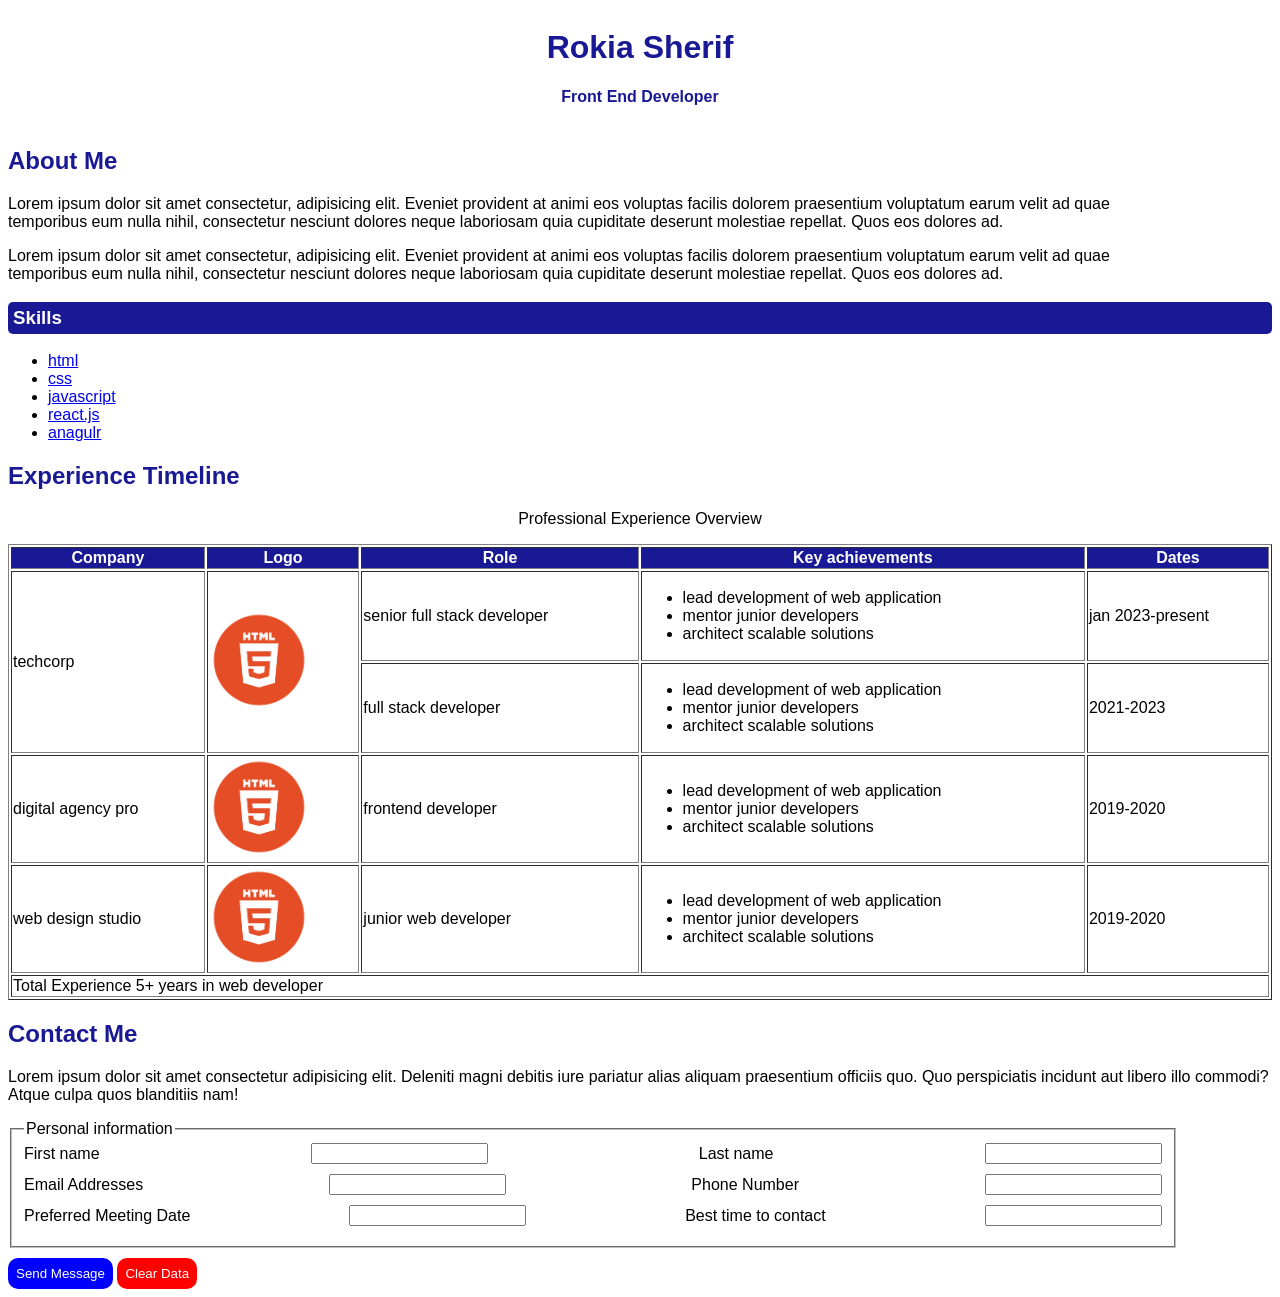
<file: index.html>
<!doctype html>
<html lang="en">
  <head>
    <meta charset="UTF-8" />
    <meta name="viewport" content="width=device-width, initial-scale=1.0" />
    <title>Task One</title>
    <link href="style.css" rel="stylesheet" />
  </head>
  <body>
    <div class="header">
      <h1>Rokia Sherif</h1>
      <h4>Front End Developer</h4>
    </div>
    <div class="about">
      <h2>About Me</h2>
      <p>
        Lorem ipsum dolor sit amet consectetur, adipisicing elit. Eveniet
        provident at animi eos voluptas facilis dolorem praesentium voluptatum
        earum velit ad quae temporibus eum nulla nihil, consectetur nesciunt
        dolores neque laboriosam quia cupiditate deserunt molestiae repellat.
        Quos eos dolores ad.
      </p>
      <p>
        Lorem ipsum dolor sit amet consectetur, adipisicing elit. Eveniet
        provident at animi eos voluptas facilis dolorem praesentium voluptatum
        earum velit ad quae temporibus eum nulla nihil, consectetur nesciunt
        dolores neque laboriosam quia cupiditate deserunt molestiae repellat.
        Quos eos dolores ad.
      </p>
    </div>
    <div class="skills">
      <h3>Skills</h3>
      <ul>
        <li><a href="#">html</a></li>
        <li><a href="#">css</a></li>
        <li><a href="#">javascript</a></li>
        <li><a href="#">react.js</a></li>
        <li><a href="#">anagulr</a></li>
      </ul>
    </div>
    <div class="timeline">
      <h2>Experience Timeline</h2>
      <p>Professional Experience Overview</p>
      <table border="1">
        <tr style="background-color: rgb(25, 25, 149); color: white">
          <th>Company</th>
          <th>Logo</th>
          <th>Role</th>
          <th>Key achievements</th>
          <th>Dates</th>
        </tr>
        <tr>
          <td rowspan="2">techcorp</td>
          <td rowspan="2"><img src="htmlLogo.png" /></td>
          <td>senior full stack developer</td>
          <td>
            <ul>
              <li>lead development of web application</li>
              <li>mentor junior developers</li>
              <li>architect scalable solutions</li>
            </ul>
          </td>
          <td>jan 2023-present</td>
        </tr>
        <tr>
          <td>full stack developer</td>
          <td>
            <ul>
              <li>lead development of web application</li>
              <li>mentor junior developers</li>
              <li>architect scalable solutions</li>
            </ul>
          </td>
          <td>2021-2023</td>
        </tr>
        <tr>
          <td>digital agency pro</td>
          <td><img src="htmlLogo.png" /></td>
          <td>frontend developer</td>
          <td>
            <ul>
              <li>lead development of web application</li>
              <li>mentor junior developers</li>
              <li>architect scalable solutions</li>
            </ul>
          </td>
          <td>2019-2020</td>
        </tr>
        <tr>
          <td>web design studio</td>
          <td><img src="htmlLogo.png" /></td>
          <td>junior web developer</td>
          <td>
            <ul>
              <li>lead development of web application</li>
              <li>mentor junior developers</li>
              <li>architect scalable solutions</li>
            </ul>
          </td>
          <td>2019-2020</td>
        </tr>
        <tr>
          <td colspan="5">Total Experience 5+ years in web developer</td>
        </tr>
      </table>
    </div>
    <div class="contact">
      <h2>Contact Me</h2>
      <p>
        Lorem ipsum dolor sit amet consectetur adipisicing elit. Deleniti magni
        debitis iure pariatur alias aliquam praesentium officiis quo. Quo
        perspiciatis incidunt aut libero illo commodi? Atque culpa quos
        blanditiis nam!
      </p>
      <fieldset style="width: 90%;margin-bottom: 10px;">
        <legend>Personal information</legend>
        <div style="display: flex;align-items: center;justify-content: space-between;margin-bottom: 10px;">
          <label for="fName">First name</label>
          <input type="text" id="fName"/>
          <label for="lName">Last name</label>
          <input type="text" id="lName"/>
        </div>
        <div style="display: flex;align-items: center;justify-content: space-between;margin-bottom: 10px;">
          <label for="email">Email Addresses</label>
          <input type="text" id="email"/>
          <label for="phone">Phone Number</label>
          <input type="text" id="phone"/>
        </div>
        <div style="display: flex;align-items: center;justify-content: space-between;margin-bottom: 10px;">
          <label for="date">Preferred Meeting Date</label>
          <input type="text" id="date"/>
          <label for="time">Best time to contact</label>
          <input type="text" id="time"/>
        </div>
      </fieldset>
      <button style="background-color: blue">Send Message</button>
      <button style="background-color: red">Clear Data</button>
    </div>
  </body>
</html>
</file>
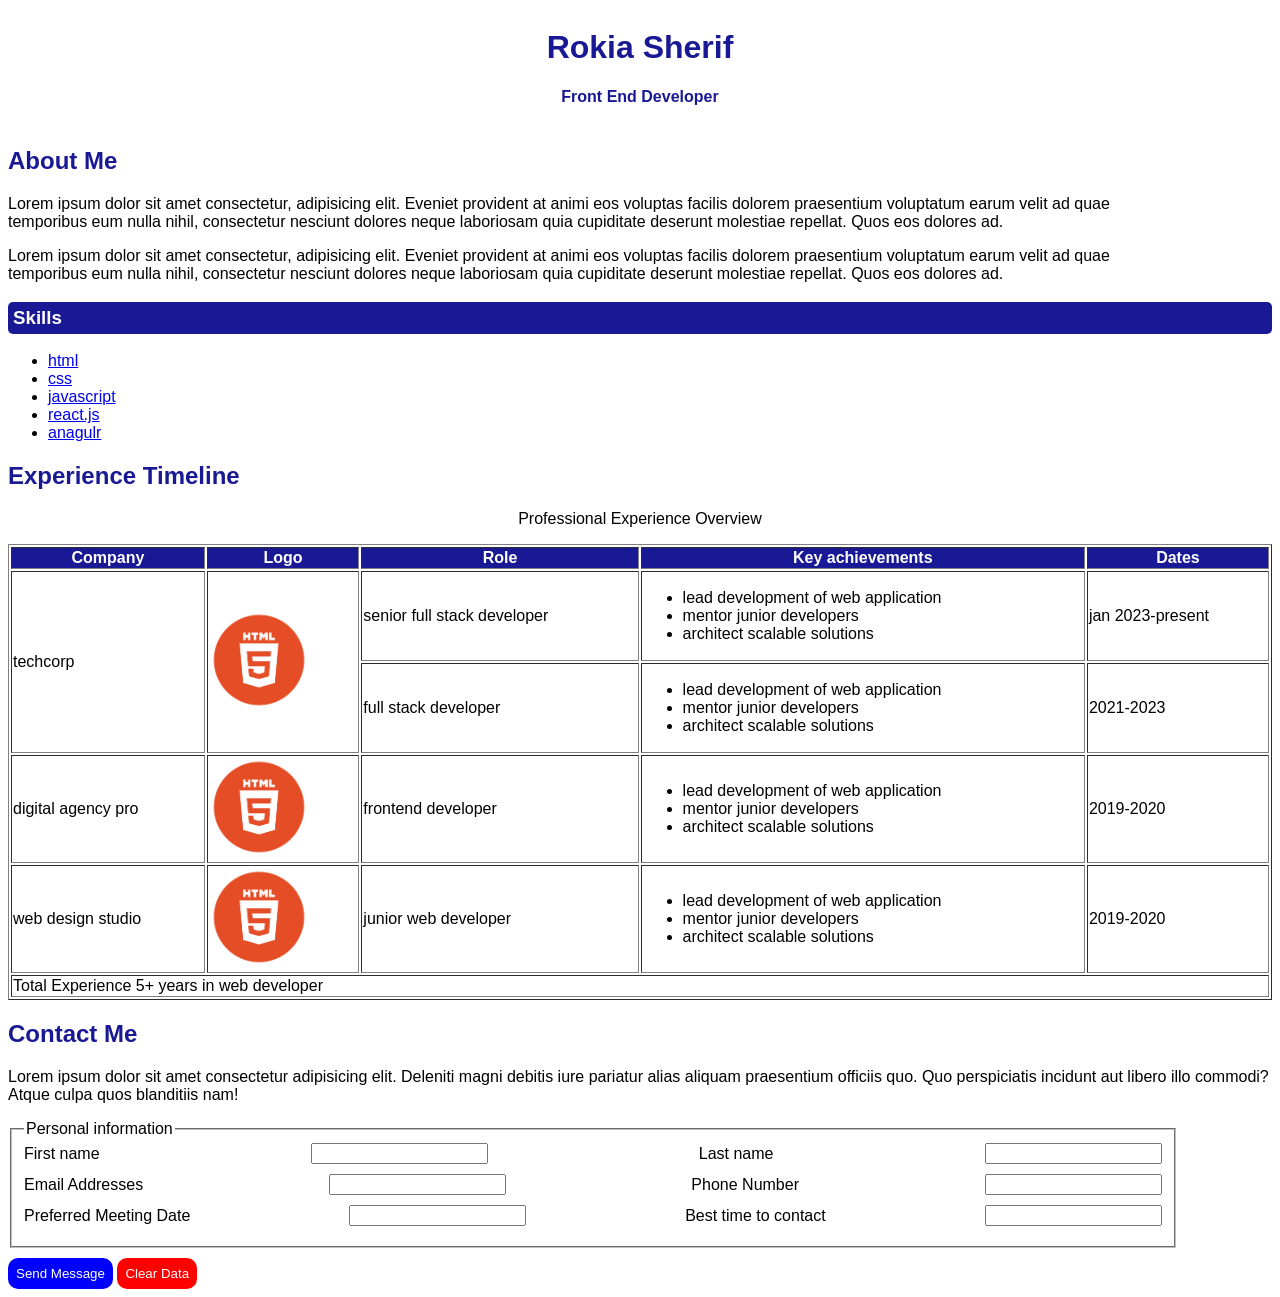
<file: Task one/index.html>
<!doctype html>
<html lang="en">
  <head>
    <meta charset="UTF-8" />
    <meta name="viewport" content="width=device-width, initial-scale=1.0" />
    <title>Task One</title>
    <link href="style.css" rel="stylesheet" />
  </head>
  <body>
    <div class="header">
      <h1>Rokia Sherif</h1>
      <h4>Front End Developer</h4>
    </div>
    <div class="about">
      <h2>About Me</h2>
      <p>
        Lorem ipsum dolor sit amet consectetur, adipisicing elit. Eveniet
        provident at animi eos voluptas facilis dolorem praesentium voluptatum
        earum velit ad quae temporibus eum nulla nihil, consectetur nesciunt
        dolores neque laboriosam quia cupiditate deserunt molestiae repellat.
        Quos eos dolores ad.
      </p>
      <p>
        Lorem ipsum dolor sit amet consectetur, adipisicing elit. Eveniet
        provident at animi eos voluptas facilis dolorem praesentium voluptatum
        earum velit ad quae temporibus eum nulla nihil, consectetur nesciunt
        dolores neque laboriosam quia cupiditate deserunt molestiae repellat.
        Quos eos dolores ad.
      </p>
    </div>
    <div class="skills">
      <h3>Skills</h3>
      <ul>
        <li><a href="#">html</a></li>
        <li><a href="#">css</a></li>
        <li><a href="#">javascript</a></li>
        <li><a href="#">react.js</a></li>
        <li><a href="#">anagulr</a></li>
      </ul>
    </div>
    <div class="timeline">
      <h2>Experience Timeline</h2>
      <p>Professional Experience Overview</p>
      <table border="1">
        <tr style="background-color: rgb(25, 25, 149); color: white">
          <th>Company</th>
          <th>Logo</th>
          <th>Role</th>
          <th>Key achievements</th>
          <th>Dates</th>
        </tr>
        <tr>
          <td rowspan="2">techcorp</td>
          <td rowspan="2"><img src="htmlLogo.png" /></td>
          <td>senior full stack developer</td>
          <td>
            <ul>
              <li>lead development of web application</li>
              <li>mentor junior developers</li>
              <li>architect scalable solutions</li>
            </ul>
          </td>
          <td>jan 2023-present</td>
        </tr>
        <tr>
          <td>full stack developer</td>
          <td>
            <ul>
              <li>lead development of web application</li>
              <li>mentor junior developers</li>
              <li>architect scalable solutions</li>
            </ul>
          </td>
          <td>2021-2023</td>
        </tr>
        <tr>
          <td>digital agency pro</td>
          <td><img src="htmlLogo.png" /></td>
          <td>frontend developer</td>
          <td>
            <ul>
              <li>lead development of web application</li>
              <li>mentor junior developers</li>
              <li>architect scalable solutions</li>
            </ul>
          </td>
          <td>2019-2020</td>
        </tr>
        <tr>
          <td>web design studio</td>
          <td><img src="htmlLogo.png" /></td>
          <td>junior web developer</td>
          <td>
            <ul>
              <li>lead development of web application</li>
              <li>mentor junior developers</li>
              <li>architect scalable solutions</li>
            </ul>
          </td>
          <td>2019-2020</td>
        </tr>
        <tr>
          <td colspan="5">Total Experience 5+ years in web developer</td>
        </tr>
      </table>
    </div>
    <div class="contact">
      <h2>Contact Me</h2>
      <p>
        Lorem ipsum dolor sit amet consectetur adipisicing elit. Deleniti magni
        debitis iure pariatur alias aliquam praesentium officiis quo. Quo
        perspiciatis incidunt aut libero illo commodi? Atque culpa quos
        blanditiis nam!
      </p>
      <fieldset style="width: 90%;margin-bottom: 10px;">
        <legend>Personal information</legend>
        <div style="display: flex;align-items: center;justify-content: space-between;margin-bottom: 10px;">
          <label for="fName">First name</label>
          <input type="text" id="fName"/>
          <label for="lName">Last name</label>
          <input type="text" id="lName"/>
        </div>
        <div style="display: flex;align-items: center;justify-content: space-between;margin-bottom: 10px;">
          <label for="email">Email Addresses</label>
          <input type="text" id="email"/>
          <label for="phone">Phone Number</label>
          <input type="text" id="phone"/>
        </div>
        <div style="display: flex;align-items: center;justify-content: space-between;margin-bottom: 10px;">
          <label for="date">Preferred Meeting Date</label>
          <input type="text" id="date"/>
          <label for="time">Best time to contact</label>
          <input type="text" id="time"/>
        </div>
      </fieldset>
      <button style="background-color: blue">Send Message</button>
      <button style="background-color: red">Clear Data</button>
    </div>
  </body>
</html>
</file>
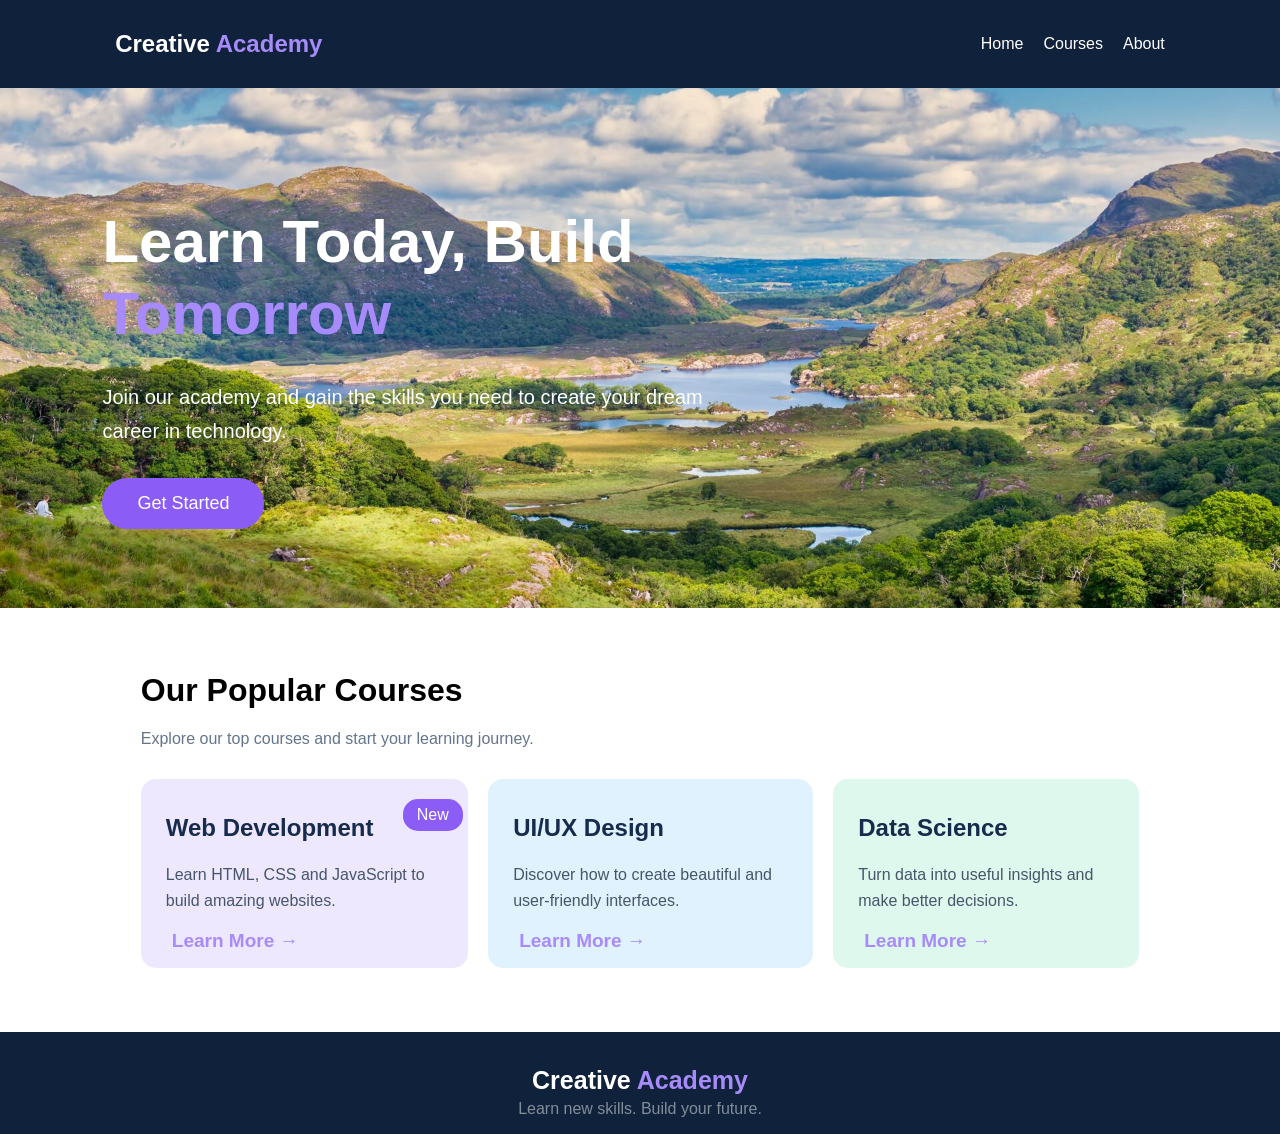
<file: Task Two/index.html>
<!doctype html>
<html lang="en">
  <head>
    <meta charset="UTF-8" />
    <meta name="viewport" content="width=device-width, initial-scale=1.0" />
    <title>Document</title>
    <link href="style.css" rel="stylesheet" />
  </head>
  <body>
    <div class="navbar">
      <h2>Creative <span style="color: #a78bfa">Academy</span></h2>
      <ul>
        <li>Home</li>
        <li>Courses</li>
        <li>About</li>
      </ul>
    </div>
    <div class="container">
      <div class="content">
        <h1>Learn Today, Build <span style="color: #a78bfa">Tomorrow</span></h1>
        <p>Join our academy and gain the skills you need to create your dream career in technology.</p>
        <button>Get Started</button>
      </div>
    </div>
    <div class="courses">
      <h1>Our Popular Courses</h1>
      <p style="color: #64748b;">Explore our top courses and start your learning journey.</p>
      <div class="boxes">
        <div class="box" style="background-color: #eee8ff;position: relative;">
          <h2>Web Development</h2>
          <p>Learn HTML, CSS and JavaScript to build amazing websites.</p>
          <button>Learn More →</button>
          <div class="badge">New</div>
        </div>
        <div class="box" style="background-color: #e0f2fe;">
          <h2>UI/UX Design</h2>
          <p>Discover how to create beautiful and user-friendly interfaces.</p>
          <button>Learn More →</button>
        </div>
        <div class="box" style="background-color: #dff8ee;">
          <h2>Data Science</h2>
          <p>Turn data into useful insights and make better decisions.</p>
          <button>Learn More →</button>
        </div>
      </div>
    </div>
    <div class="footer">
      <h4>Creative <span style="color: #a78bfa;">Academy</span></h4>
      <p>Learn new skills. Build your future.</p>
    </div>
  </body>
</html>
</file>
<file: style.css>
body{
    font-family: sans-serif;
}
h2{
    color: rgb(25, 25, 149);
}
.header{
    display: flex;
    align-items: center;
    justify-content: center;
    flex-direction: column;
    gap: 0;
    color: rgb(25, 25, 149);
}
.header h1{
    margin-bottom: 0;
}
.about{
    width: 90%;
}
.skills h3{
    background-color: rgb(25, 25, 149);
    color: white;
   padding: 5px;
   border-radius: 5px;
}
.timeline p{
text-align: center;
}
.timeline table{
    width: 100%;
}
.timeline table img{
    width: 100px;
}
.contact button{
    color: white;
    border: none;
    cursor: pointer;
    padding: 8px;
    border-radius: 10px;
}
</file>
<file: Task one/style.css>
body{
    font-family: sans-serif;
}
h2{
    color: rgb(25, 25, 149);
}
.header{
    display: flex;
    align-items: center;
    justify-content: center;
    flex-direction: column;
    gap: 0;
    color: rgb(25, 25, 149);
}
.header h1{
    margin-bottom: 0;
}
.about{
    width: 90%;
}
.skills h3{
    background-color: rgb(25, 25, 149);
    color: white;
   padding: 5px;
   border-radius: 5px;
}
.timeline p{
text-align: center;
}
.timeline table{
    width: 100%;
}
.timeline table img{
    width: 100px;
}
.contact button{
    color: white;
    border: none;
    cursor: pointer;
    padding: 8px;
    border-radius: 10px;
}
</file>
<file: Task Two/style.css>
body {
  margin: 0;
  padding: 0;
  font-family: sans-serif;
}
.navbar {
  background-color: #10213b;
  color: white;
  width: 100%;
  display: flex;
  align-items: center;
  justify-content: space-between;
  padding: 10px 9%;
  box-sizing: border-box;
}
.navbar ul {
  display: flex;
  align-items: center;
  justify-content: center;
  gap: 20px;
  list-style: none;
}
.navbar ul li {
  cursor: pointer;
  transition: 0.5s ease-in-out;
}
.navbar ul li:hover {
  color: #a78bfa;
}
.container {
  background-image: url("img1.jpg");
  background-position: center;
  background-size: cover;
  background-repeat: no-repeat;
  display: flex;
  align-items: center;
  justify-content: flex-start;
  padding: 60px 8%;
  box-sizing: border-box;
  min-height: 520px;
}
.container .content {
  color: white;
  max-width: 650px;
}
.container .content h1 {
  font-size: 60px;
  line-height: 1.2;
  margin-bottom: 30px;
}
.container .content p{
  font-size: 20px;
  line-height: 1.7;
  margin-bottom: 30px;
}
.container .content button{
  background-color: #8b5cf6;
  padding: 15px 35px;
  border-radius: 25px;
  border: none;
  color: white;
  font-size: 18px;
  cursor: pointer;
  transition: ease-in-out .5s;
}
.container .content button:hover{
  background-color: #6f55be;
  transform: translateY(-3px);
}
.courses{
  margin: 5% 11%;
}
.courses .boxes{
  display: flex;
  align-items: center;
  justify-content: space-between;
  gap: 20px;
}
.courses .boxes .box{
  border-radius: 15px;
  padding: 15px 25px;
  box-sizing: border-box;
  transition: ease-in-out .5s;
  margin-top: 15px;
}
.courses .boxes .box:hover{
  transform: translateY(-10px);
  box-shadow: 5px 5px 12px rgba(123, 121, 121, 0.9);
}
.courses .boxes .box h2{
  color:#172b4d ;
}
.courses .boxes .box p{
  color: #475569;
  line-height: 1.6;
}
.courses .boxes .box button{
  border: none;
  background-color: transparent;
  color: #a78bfa;
  font-weight: 600;
  font-size: 19px;
  cursor: pointer;
  transition: ease-in-out .5s;
}
.courses .boxes .box button:hover{
  color: #49328c;
}
.courses .boxes .box .badge{
  position: absolute;
  left: 80%;
  top: 20px;
  background-color: #8b5cf6;
  color: white;
  text-align: center;
  width: 40px;
  padding: 7px 10px;
  border-radius: 15px;
}
.footer{
  background-color: #10213b;
  color: white;
  text-align: center;
  width: 100%;
  display: flex;
  flex-direction: column;
  text-align: center;
  justify-content: center;
}
.footer h4{
  font-size: 25px;
  margin-bottom: 5px;
}
.footer p{
  color: #828d9a;
  margin-top: 0;
}
</file>
